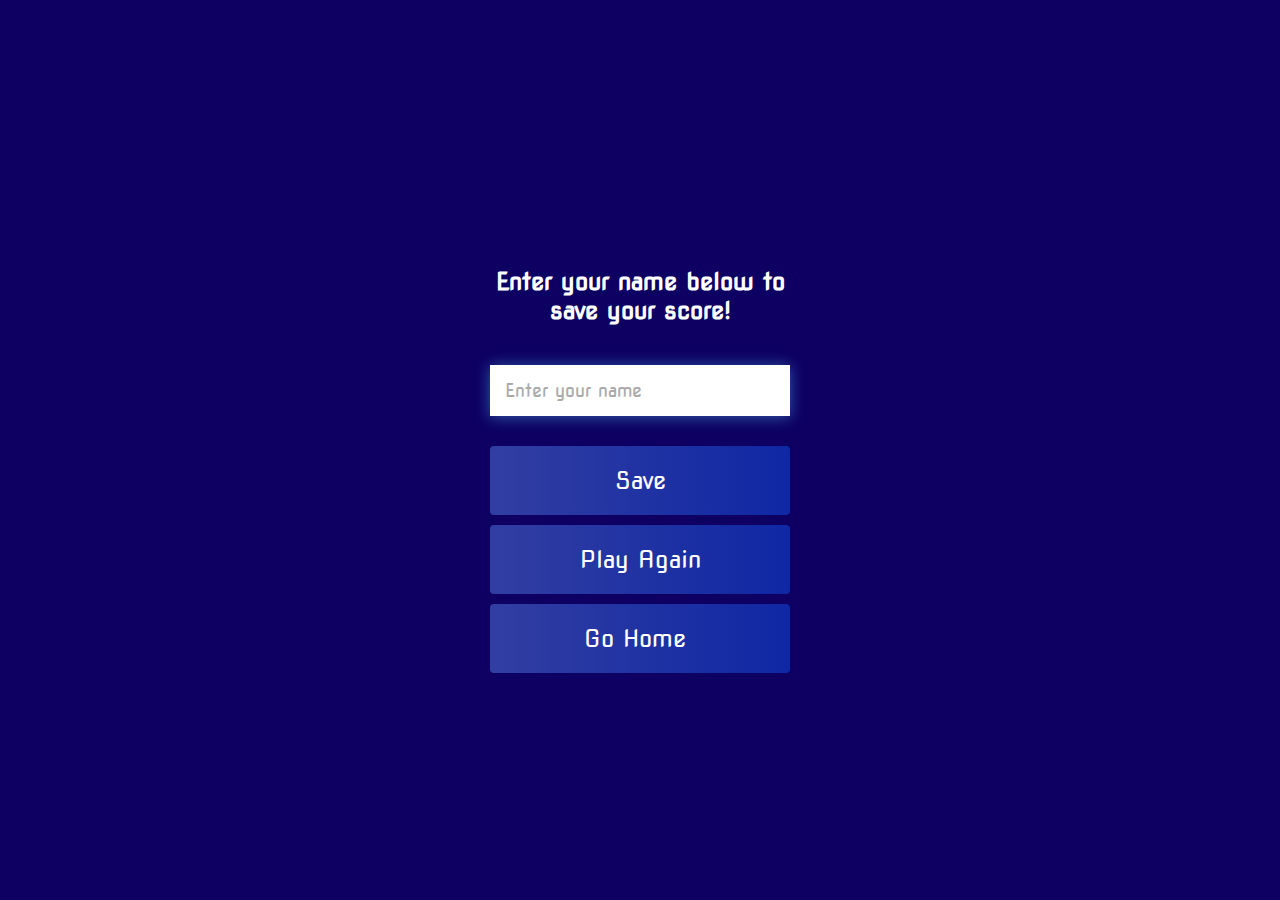
<file: end.html>
<!DOCTYPE html>
<html lang="en">
<head>
    <meta charset="UTF-8">
    <meta name="viewport" content="width=device-width, initial-scale=1.0">
    <title>Document</title>
    <link rel="stylesheet" href="./assets/css/style.css">
    <link rel="stylesheet" href="https://use.fontawesome.com/releases/v5.13.1/css/all.css" integrity="sha384-xxzQGERXS00kBmZW/6qxqJPyxW3UR0BPsL4c8ILaIWXva5kFi7TxkIIaMiKtqV1Q" crossorigin="anonymous">
</head>
<body>
    <div class="container">
        <div id="end" class="flex-center flex-column">
            <h1 id="finalScore">0</h1>
            <form class="end-form-container">
                <h2 id="end-text">Enter your name below to save your score!</h2>
                <input type="text" name="name" id="username" placeholder="Enter your name">
                <button class="btn" id="saveScoreBtn" type="submit" onclick="saveHighScore(event)" disabled>Save</button>
            </form>
            <a href="game.html" class="btn">Play Again</a>
            <a href="index.html" class="btn">Go Home<i class="fas fa-home"></i></a>
        </div>
    </div>
    <script src="./assets/js/end.js"></script>
</body>
</html>
</file>
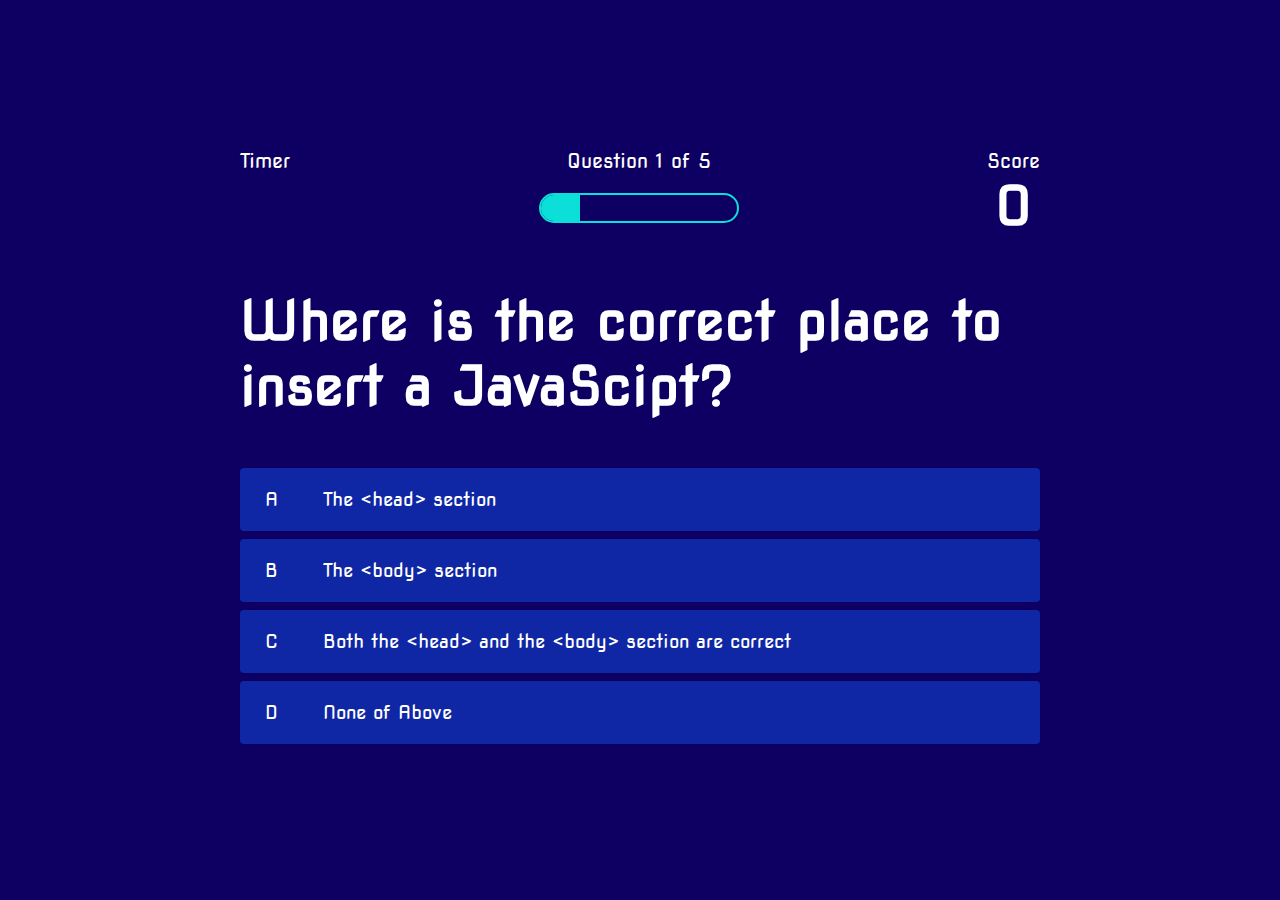
<file: game.html>
<!DOCTYPE html>
<html lang="en">
<head>
    <meta charset="UTF-8">
    <meta name="viewport" content="width=device-width, initial-scale=1.0">
    <title>Quiz Page</title>
    <link rel="stylesheet" href="./assets/css/style.css">
    <link rel="stylesheet" href="./assets/css/game.css">
</head>
<body>
    <div class="container">
        <div id="game" class="justify-center flex-column">
            <div id="hud">
                <!--Timer Bar-->
                <div class="hud-item">
                    <p class="hud-prefix">
                        Timer
                    </p>
                    <h1 class="hud-main-text" id="shot-clock"> 
                    </h1>
                </div>
                 <!--Progress Bar-->
                <div class="hud-item">
                    <p id="progressText" class="hud-prefix">
                        Question
                    </p>
                    <div id="progressBar">
                        <div id="progressBarFull"></div>
                    </div>
                </div>
                <!--Score Board-->
                <div class="hud-item">
                    <p class="hud-prefix">
                        Score
                    </p>
                    <h1 class="hud-main-text" id="score">
                        0
                    </h1>
                </div>
            </div>
            <h1 id="question">What is the answer to this question</h1>
            <div class="choice-container">
                <p class="choice-prefix">A</p>
                <p class="choice-text" data-number="1">Choice</p>
            </div>
            <div class="choice-container">
                <p class="choice-prefix">B</p>
                <p class="choice-text" data-number="2">Choice 2</p>
            </div>
            <div class="choice-container">
                <p class="choice-prefix">C</p>
                <p class="choice-text" data-number="3">Choice 3</p>
            </div>
            <div class="choice-container">
                <p class="choice-prefix">D</p>
                <p class="choice-text" data-number="4">Choice 4</p>
            </div>
        </div>
    </div>
    <script src="./assets/js/game.js"></script>
</body>
</html>
</file>
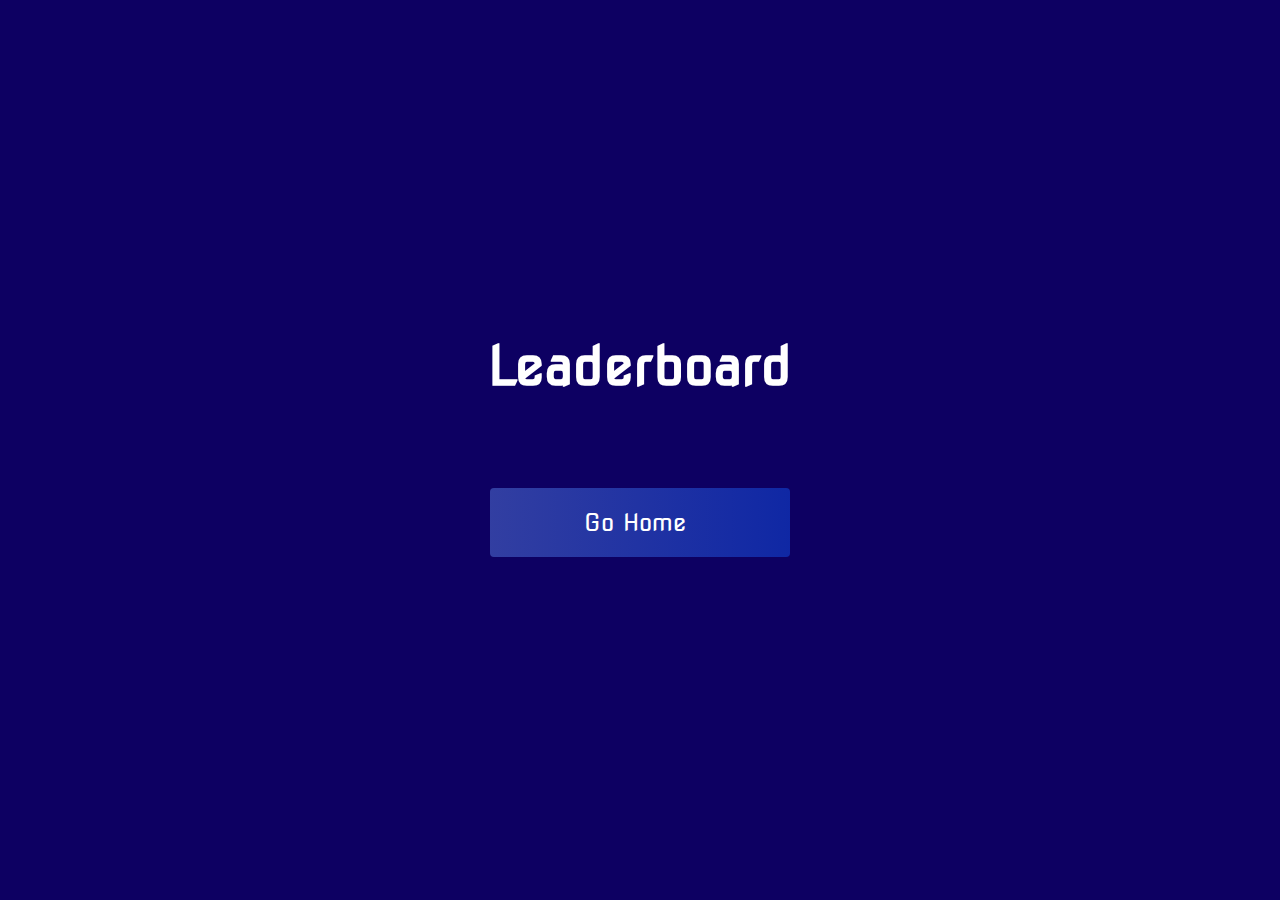
<file: highscores.html>
<!DOCTYPE html>
<html lang="en">
<head>
    <meta charset="UTF-8">
    <meta name="viewport" content="width=device-width, initial-scale=1.0">
    <title>High Scores</title>
    <link rel="stylesheet" href="./assets/css/style.css">
    <link rel="stylesheet" href="./assets/css/highscores.css">
    <link rel="stylesheet" href="https://use.fontawesome.com/releases/v5.13.1/css/all.css" integrity="sha384-xxzQGERXS00kBmZW/6qxqJPyxW3UR0BPsL4c8ILaIWXva5kFi7TxkIIaMiKtqV1Q" crossorigin="anonymous">
</head>
<body>
    <div class="container">
        <div id="highScores" class="flex-center flex-column">
            <h1 id="finalScore">Leaderboard</h1>
            <ul id="highScoresList"></ul>
            <a href="index.html" class="btn">Go Home<i class="fas fa-home"></i></a>
        </div>
    </div>
    <script src="./assets/js/highscores.js"></script>
</body>
</html>
</file>
<file: assets/css/style.css>
/*Font Awesome  */ 
@import url('https://fonts.googleapis.com/css2?family=Nova+Square&display=swap');

/* Element */ 
body {
    background-color: rgb(13, 0, 98)
}

* {
    box-sizing: border-box;

    margin: 0;
    padding: 0;
    font-size: 62.5%;
    font-family: 'Nova Square', cursive;
}

h1 {
    font-size: 5.4rem;
    color: #fff;
    margin-bottom: 5rem;
}



h2 {
    font-size: 4.2rem;
    margin-bottom: 4rem;

}


/* Class */ 
.container {
    width: 100vw;
    height: 100vh;
    display: flex;
    justify-content: center;
    align-items: center;
    max-width: 80rem;
    margin: 0 auto;
    padding: 2rem;
}

.flex-column {
    display: flex;
    flex-direction: column;
}

.flex-center {
    justify-content: center;
    align-items: center;
}

.justify-center {
    justify-content: center;
}

.text-center {
    text-align: center;
}

.hidden {
    display: none;
}

.btn {
    font-size: 2.4rem;
    padding: 2rem 0;
    width: 30rem;
    text-align: center;
    margin-bottom: 1rem;
    text-decoration: none;
    color: rgb(255, 255, 255);
    background: linear-gradient(90deg, rgba(100, 147, 248, 0.422) 0%, rgba(18, 93, 255, 0.422) 100%);
    border-radius: 4px;
}

.btn:hover {
    cursor: pointer;
    box-shadow: 0 0.4rem 1.4rem 0 rgba(8, 114, 244, 0.6);
    transition: transform 150ms;
    transform: scale(1.03);
}

.btn[disabled]:hover {
    cursor: not-allowed;
    box-shadow: none;
    transform: none;
}

.fa-crown  {
    font-size: 2.5rem;
    margin-left: 1rem;
    color: black;
}

.fa-play {
    font-size: 2.5rem;
    margin-left: 1rem;
    
}

/*Id*/ 

#highscore-btn {
    background: linear-gradient(90deg, rgb(255, 247, 9) 0%, rgb(240, 221, 6) 100%);
}

#highscore-btn:hover {
    box-shadow: 0 0.4rem 1.4rem 0 rgba(255,255,0,0.5)
}

/* End Page CSS */
.end-form-container {
    width: 100%;
    display: flex;
    flex-direction: column;
    align-items: center;
    max-width: 30rem;
}

input {
    margin-bottom: 1rem;
    width: 20rem;
    padding: 1.5rem;
    font-size: 1.8rem;
    border: none;
    box-shadow: 0 0.1rem 1.4rem 0 rgba(86, 185, 235, 0.5);
}

input::placeholder {
    color: #aaa;
}

#username {
    margin-bottom: 3rem;
    width: 100%;
    outline: none;
}

#end-text {
    font-size: 2.4rem;
    color: #fff;
    text-align: center;
}

#saveScoreBtn {
    border: none;
}

.fa-home {
    margin-left: 1rem;
    font-size: 2rem;
    color: rgb(28, 26, 26)
}
</file>
<file: assets/css/game.css>
body {
    color: #fff;
}

.choice-container {
    display: flex;
    margin-bottom: 0.8rem;
    width: 100%;
    border-radius: 4px;
    background: rgba(18, 93, 255, 0.422);
    font-size: 3rem;
    min-width: 80rem;
}

.choice-container:hover {
    cursor: pointer;
    box-shadow: 0 0.4rem 1.4rem 0 rgba(246, 246, 191, 0.5);
    transform: scale(1.02);
    transform: transform 100ms;
}

.choice-prefix {
    padding: 2rem 2.5rem;
    color: white;
}

.choice-text {
    padding: 2rem;
    width: 100%;
}

.correct {
    background: linear-gradient(32deg, rgba(11, 223, 36) 0%, rgb(11, 223, 216) 100%);
}

.incorrect {
    background: linear-gradient(32deg, rgba(230, 29, 29, 1) 0%, rgb(231, 5, 160) 100%);
}

/* Heads up Display */
#hud {
    display: flex;
    justify-content: space-between;
}

.hud-prefix {
    text-align: center;
    font-size: 2rem;
}

.hud-main-text {
    text-align: center;
}

#progressBar {
    width: 20rem;
    height: 3rem;
    border: 0.2rem solid rgb(11, 223, 216);
    margin-top: 2rem;
    border-radius: 50px;
    overflow: hidden;
}

#progressBarFull {
    height: 100%;
    background: rgb(11, 223, 216);
    width: 0%;
}

@media screen and (max-width: 768px) {
    .choice-container {
        min-width: 40rem;
    }
}
</file>
<file: assets/css/highscores.css>
body {
    color: #fff;
}

#highScoresList {
    list-style: none;
    margin-bottom: 4rem;
}

.high-score {
    font-size: 2.8rem;
    margin-bottom: 0.5rem;
}
</file>
